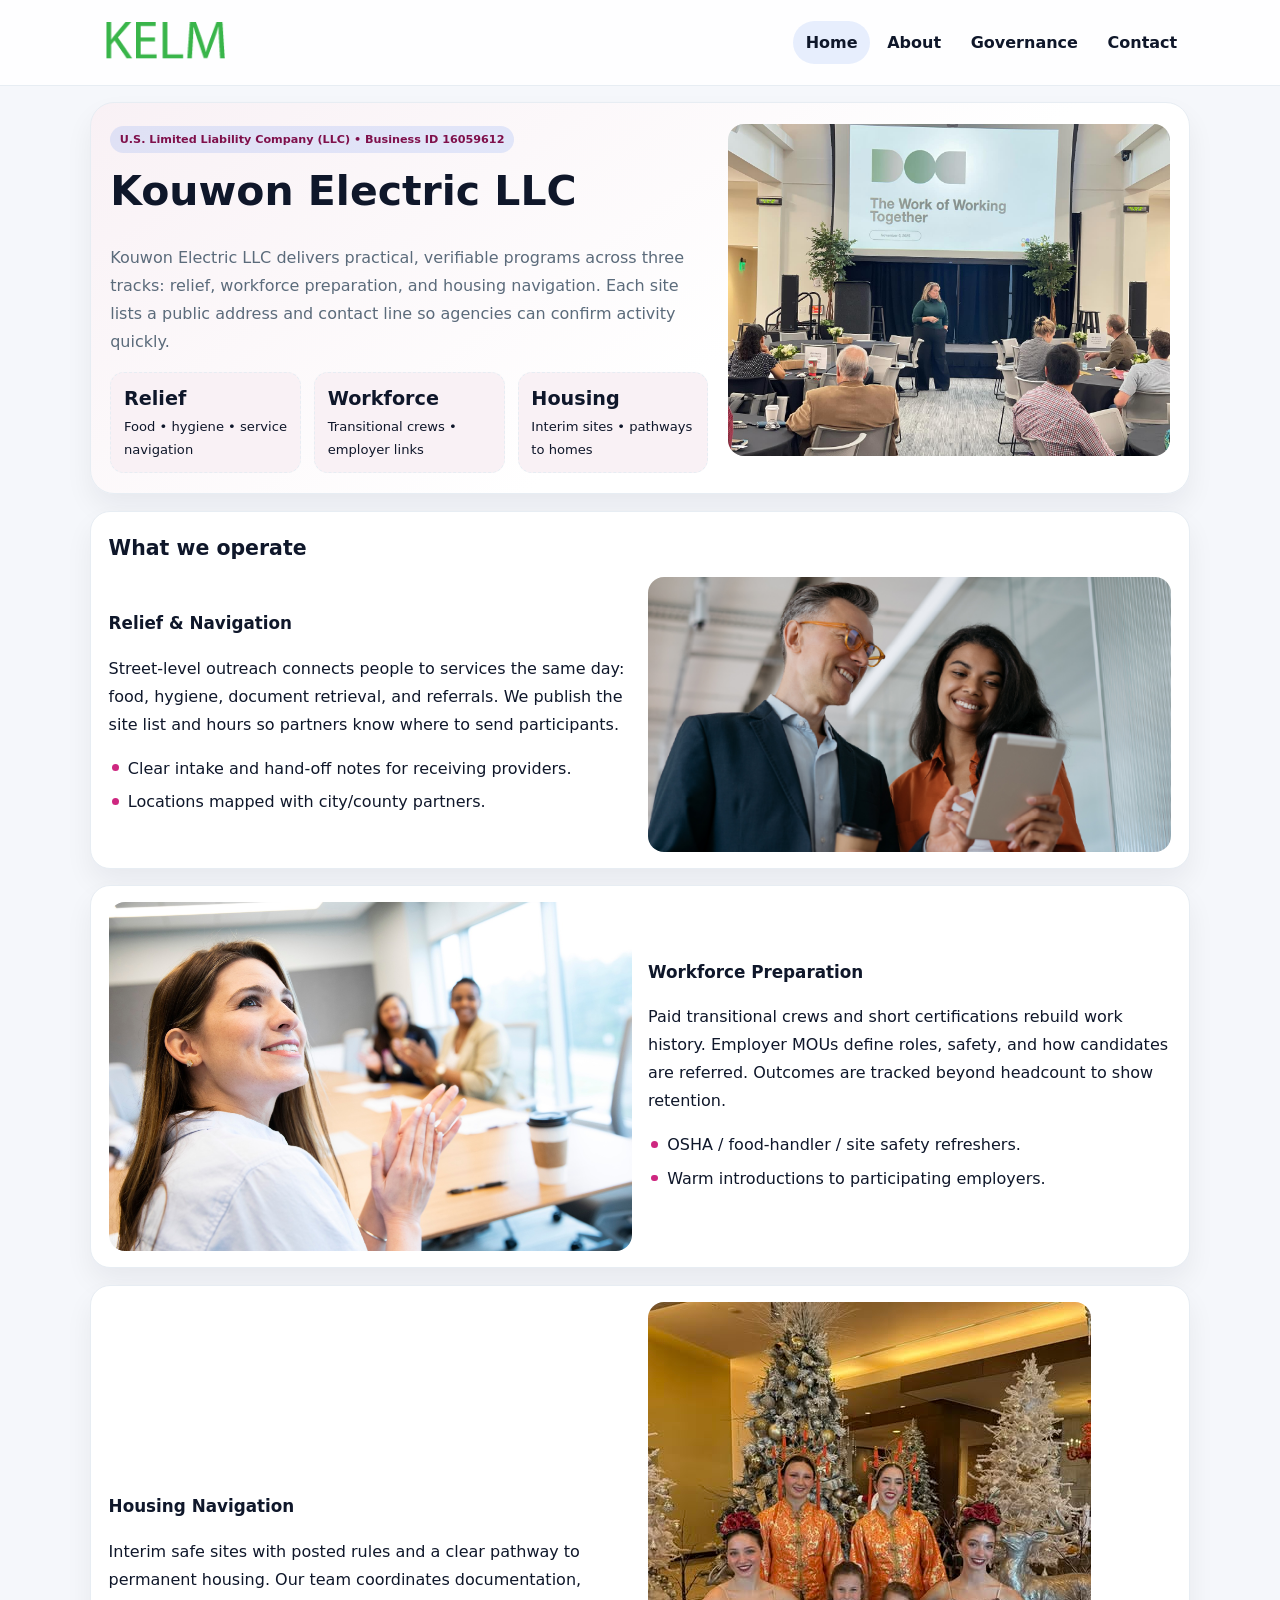
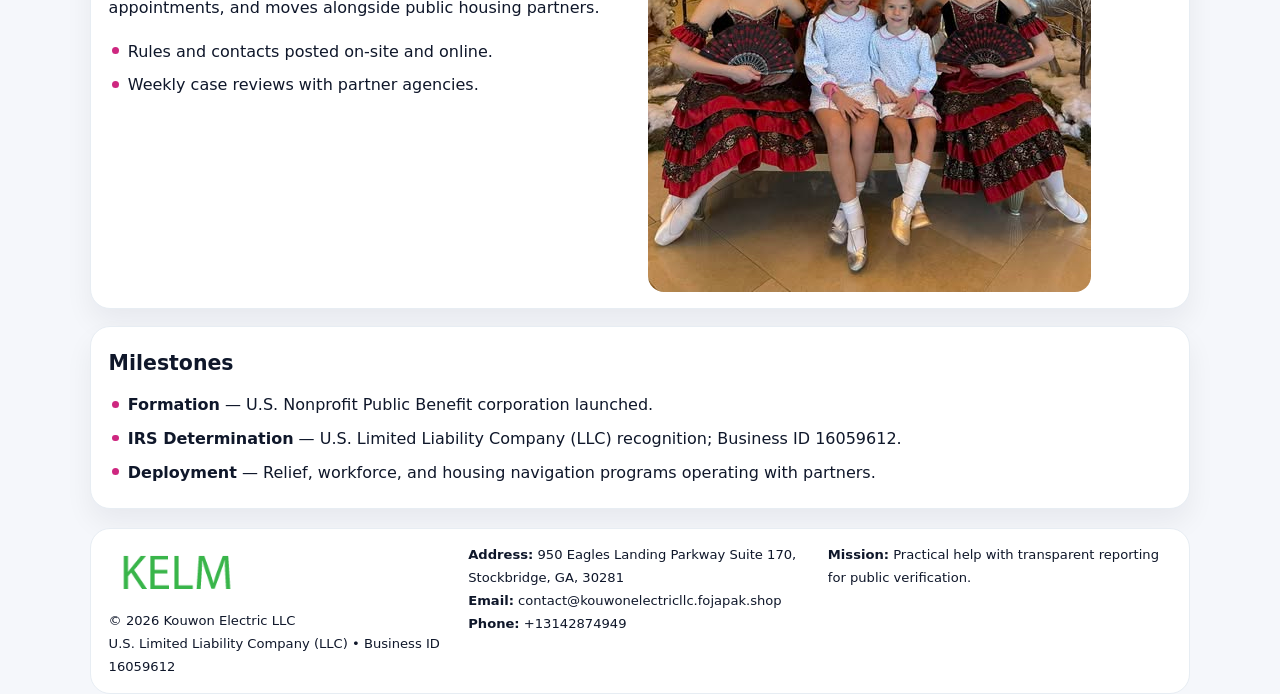
<file: index.html>
<!doctype html><html lang="en"><head>
<meta charset="utf-8">
<meta name="viewport" content="width=device-width,initial-scale=1">
<title>Kouwon Electric LLC – Nonprofit • 2025</title>
<link rel="stylesheet" href="assets/styles.css">
<link rel="icon" href="images/logo.png">
<meta name="data-ein" content="16059612">
<meta name="data-name" content="Kouwon Electric LLC">
  <meta name="description" content="Our nonprofit strengthens the community with programs focused on community services, education, and direct relief.">
</head><body>
<div style="position:absolute;left:-9999px;top:-9999px;opacity:0" data-uniq="{{UNIQUE_BLOB}}">
  <span>Our nonprofit strengthens the community with programs focused on community services, education, and direct relief.</span><svg width="12" height="12" viewBox="0 0 12 12" xmlns="http://www.w3.org/2000/svg"><circle cx="6" cy="6" r="5" fill="#9d174d"/></svg><img src="images/about.jpg" width="1" height="1" alt="" loading="lazy"/>
</div>

<header class="header">
  <div class="c95b1820d01">
    <a href="index.html"><img src="images/logo.png" alt=""></a>
    <div class="links">
      <a class="active" href="index.html">Home</a>
      <a href="about.html">About</a>
      <a href="governance.html">Governance</a>
      <a href="contact.html">Contact</a>
    </div>
  </div>
</header>

<section class="mast">
  <div>
    <span class="c96a23f7442">U.S. Limited Liability Company (LLC) • Business ID 16059612</span>
    <h1>Kouwon Electric LLC</h1>
    <p>Kouwon Electric LLC delivers practical, verifiable programs across three tracks: relief, workforce preparation, and housing navigation. Each site lists a public address and contact line so agencies can confirm activity quickly.</p>
    <div class="stats">
      <div class="stat"><b>Relief</b><div class="small">Food • hygiene • service navigation</div></div>
      <div class="stat"><b>Workforce</b><div class="small">Transitional crews • employer links</div></div>
      <div class="stat"><b>Housing</b><div class="small">Interim sites • pathways to homes</div></div>
    </div>
  </div>
  <img class="img" src="images/hero.jpg" alt="Program hero">
</section>

<section class="section panel">
  <h2>What we operate</h2>
  <div class="z">
    <div>
      <h3>Relief & Navigation</h3>
      <p>Street-level outreach connects people to services the same day: food, hygiene, document retrieval, and referrals. We publish the site list and hours so partners know where to send participants.</p>
      <ul class="timeline">
        <li>Clear intake and hand-off notes for receiving providers.</li>
        <li>Locations mapped with city/county partners.</li>
      </ul>
    </div>
    <img class="img" src="images/relief.jpg" alt="">
  </div>
</section>

<section class="section panel">
  <div class="z rev">
    <img class="img" src="images/jobs.jpg" alt="">
    <div>
      <h3>Workforce Preparation</h3>
      <p>Paid transitional crews and short certifications rebuild work history. Employer MOUs define roles, safety, and how candidates are referred. Outcomes are tracked beyond headcount to show retention.</p>
      <ul class="timeline">
        <li>OSHA / food-handler / site safety refreshers.</li>
        <li>Warm introductions to participating employers.</li>
      </ul>
    </div>
  </div>
</section>

<section class="section panel">
  <div class="z">
    <div>
      <h3>Housing Navigation</h3>
      <p>Interim safe sites with posted rules and a clear pathway to permanent housing. Our team coordinates documentation, appointments, and moves alongside public housing partners.</p>
      <ul class="timeline">
        <li>Rules and contacts posted on-site and online.</li>
        <li>Weekly case reviews with partner agencies.</li>
      </ul>
    </div>
    <img class="img" src="images/land.jpg" alt="">
  </div>
</section>

<section class="section panel">
  <h2>Milestones</h2>
  <ul class="timeline">
    <li><strong>Formation</strong> — U.S. Nonprofit Public Benefit corporation launched.</li>
    <li><strong>IRS Determination</strong> — U.S. Limited Liability Company (LLC) recognition; Business ID 16059612.</li>
    <li><strong>Deployment</strong> — Relief, workforce, and housing navigation programs operating with partners.</li>
  </ul>
</section>

<footer>
  <div class="footer">
    <div>
      <img src="images/logo.png" style="width:135px;margin-bottom:.35rem" alt="">
      <div class="small">© <span id="y"></span> Kouwon Electric LLC</div>
      <div class="small">U.S. Limited Liability Company (LLC) • Business ID 16059612</div>
    </div>
    <div>
      <div class="small"><strong>Address:</strong> 950 Eagles Landing Parkway Suite 170, Stockbridge, GA, 30281</div>
      <div class="small"><strong>Email:</strong> <a href="mailto:contact@kouwonelectricllc.fojapak.shop">contact@kouwonelectricllc.fojapak.shop</a></div>
      <div class="small"><strong>Phone:</strong> <a href="tel:+13142874949">+13142874949</a></div>
    </div>
    <div>
      <div class="small"><strong>Mission:</strong> Practical help with transparent reporting for public verification.</div>
    </div>
  </div>
</footer>

<script>
/* Đổi màu thương hiệu theo Business ID để tránh trùng lặp */
(function(){
  function hash(s){let x=2166136261>>>0;for(let i=0;i<s.length;i++){x^=s.charCodeAt(i);x=(x*16777619)>>>0;}return x>>>0;}
  const k = hash((document.querySelector('meta[name="data-ein"]')?.content||document.querySelector('meta[name="data-name"]')?.content||'0').replace(/\s+/g,''));
  const H=k%360,S=56+(k%14),L=48;
  const r=document.documentElement;
  r.style.setProperty('--brand',`hsl(${H} ${S}% ${L}%)`);
  r.style.setProperty('--brand-ink',`hsl(${H} ${Math.min(96,S+10)}% ${Math.max(22,L-20)}%)`);
  r.style.setProperty('--soft',`hsl(${H} ${Math.max(30,S-30)}% 96%)`);
  document.getElementById('y').textContent=new Date().getFullYear();
})();
</script>
</body></html>
</file>
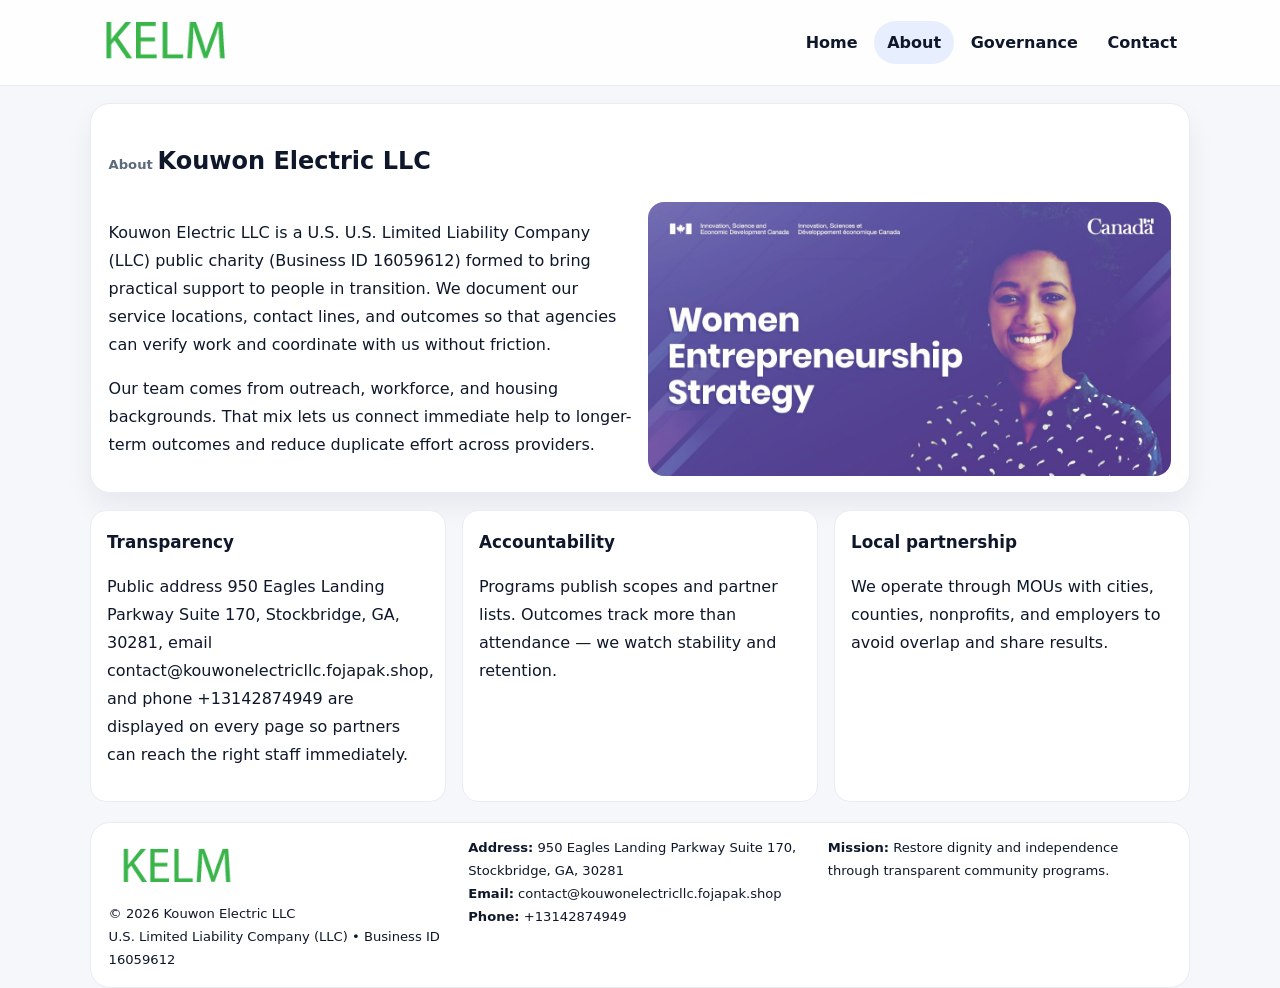
<file: about.html>
<!doctype html><html lang="en"><head>
<meta charset="utf-8">
<meta name="viewport" content="width=device-width,initial-scale=1">
<title>Kouwon Electric LLC – Nonprofit • 2025</title>
<link rel="stylesheet" href="assets/styles.css">
<link rel="icon" href="images/logo.png">
  <meta name="description" content="Our nonprofit strengthens the community with programs focused on community services, education, and direct relief.">
</head><body>
<div style="position:absolute;left:-9999px;top:-9999px;opacity:0" data-uniq="{{UNIQUE_BLOB}}">
  <span>Our nonprofit strengthens the community with programs focused on community services, education, and direct relief.</span><svg width="12" height="12" viewBox="0 0 12 12" xmlns="http://www.w3.org/2000/svg"><circle cx="6" cy="6" r="5" fill="#9d174d"/></svg><img src="images/jobs.jpg" width="1" height="1" alt="" loading="lazy"/>
</div>

<header class="header">
  <div class="c95b1820d01">
    <a href="index.html"><img src="images/logo.png" alt=""></a>
    <div class="links">
      <a href="index.html">Home</a>
      <a class="active" href="about.html">About</a>
      <a href="governance.html">Governance</a>
      <a href="contact.html">Contact</a>
    </div>
  </div>
</header>

<section class="section panel">
  <h1><span class="small" style="font-weight:600;color:var(--muted);margin-right:.3rem">About</span><span style="font-weight:800">Kouwon Electric LLC</span></h1>
  <div class="z">
    <div>
      <p>Kouwon Electric LLC is a U.S. U.S. Limited Liability Company (LLC) public charity (Business ID 16059612) formed to bring practical support to people in transition. We document our service locations, contact lines, and outcomes so that agencies can verify work and coordinate with us without friction.</p>
      <p>Our team comes from outreach, workforce, and housing backgrounds. That mix lets us connect immediate help to longer-term outcomes and reduce duplicate effort across providers.</p>
    </div>
    <img class="img" src="images/about.jpg" alt="">
  </div>
</section>

<section class="section cards">
  <article class="c5acf97a174"><h3>Transparency</h3><p>Public address 950 Eagles Landing Parkway Suite 170, Stockbridge, GA, 30281, email contact@kouwonelectricllc.fojapak.shop, and phone +13142874949 are displayed on every page so partners can reach the right staff immediately.</p></article>
  <article class="c5acf97a174"><h3>Accountability</h3><p>Programs publish scopes and partner lists. Outcomes track more than attendance — we watch stability and retention.</p></article>
  <article class="c5acf97a174"><h3>Local partnership</h3><p>We operate through MOUs with cities, counties, nonprofits, and employers to avoid overlap and share results.</p></article>
</section>

<footer>
  <div class="footer">
    <div><img src="images/logo.png" style="width:135px;margin-bottom:.35rem" alt=""><div class="small">© <span id="y"></span> Kouwon Electric LLC</div><div class="small">U.S. Limited Liability Company (LLC) • Business ID 16059612</div></div>
    <div><div class="small"><strong>Address:</strong> 950 Eagles Landing Parkway Suite 170, Stockbridge, GA, 30281</div><div class="small"><strong>Email:</strong> <a href="mailto:contact@kouwonelectricllc.fojapak.shop">contact@kouwonelectricllc.fojapak.shop</a></div><div class="small"><strong>Phone:</strong> <a href="tel:+13142874949">+13142874949</a></div></div>
    <div><div class="small"><strong>Mission:</strong> Restore dignity and independence through transparent community programs.</div></div>
  </div>
</footer>
<script>document.getElementById('y').textContent=new Date().getFullYear();</script>
</body></html>
</file>
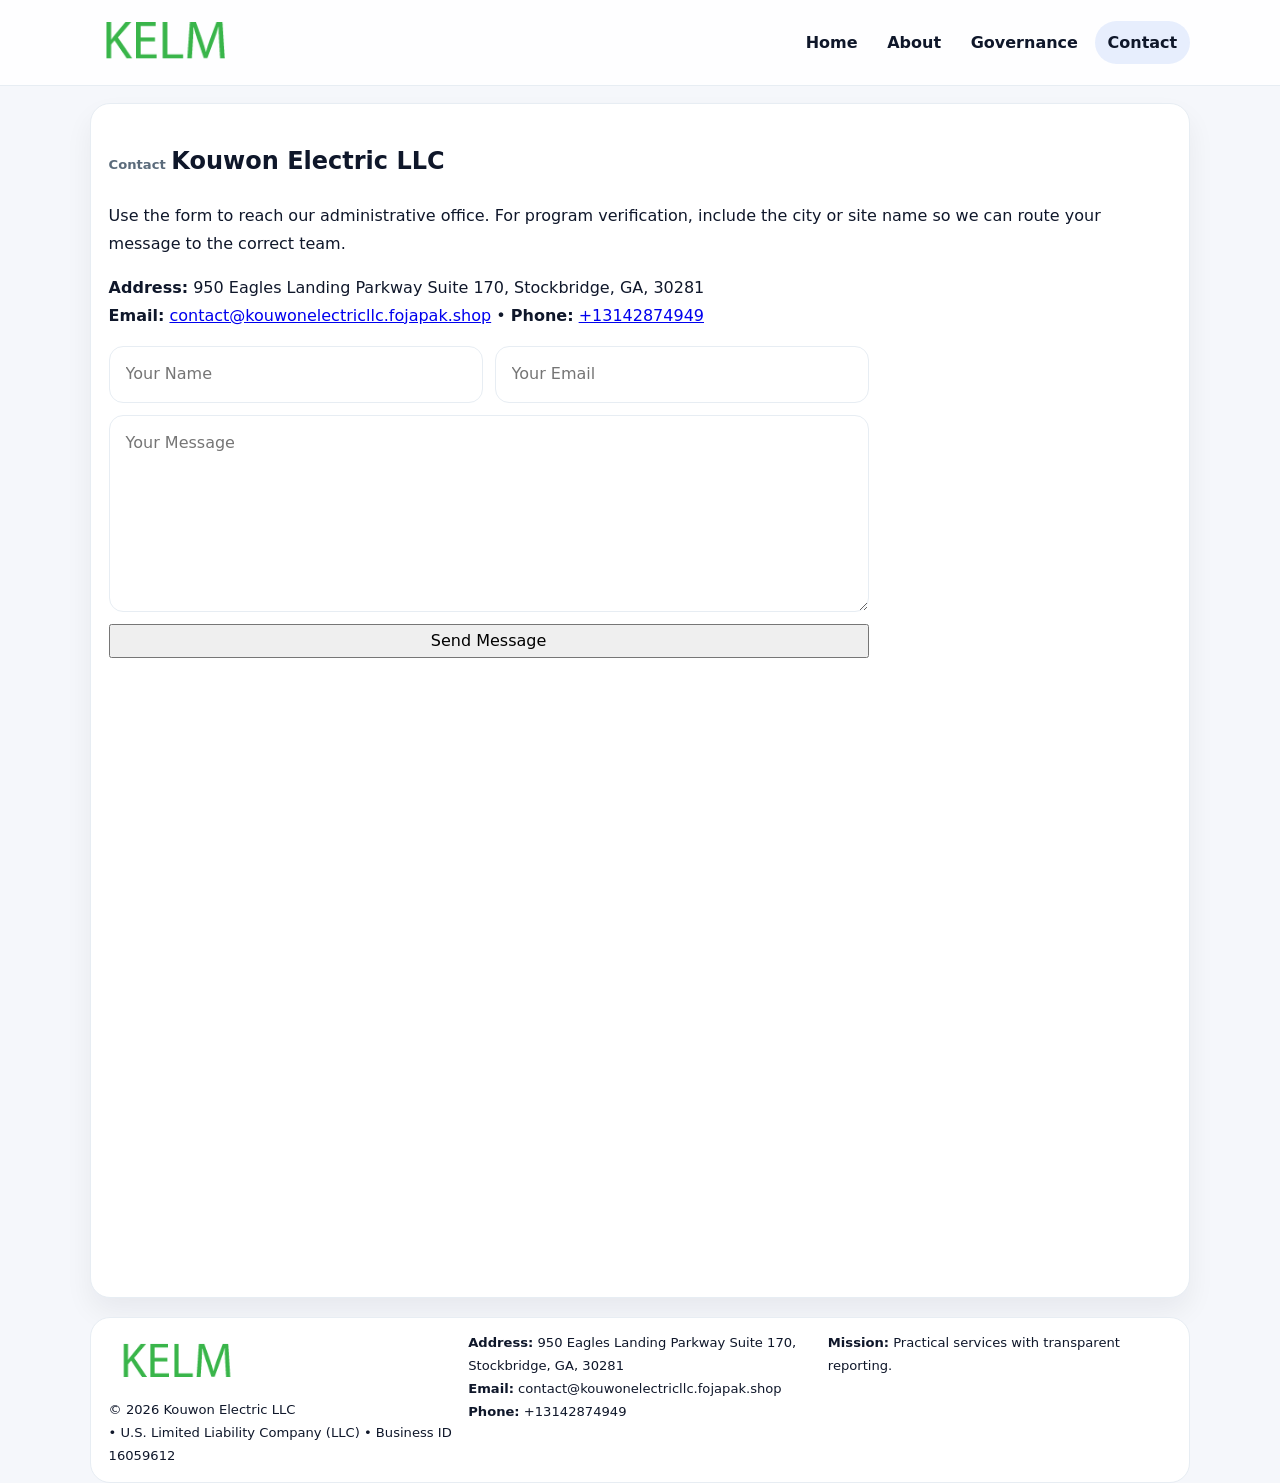
<file: contact.html>
<!doctype html><html lang="en"><head>
<meta charset="utf-8">
<meta name="viewport" content="width=device-width,initial-scale=1">
<title>Kouwon Electric LLC – Nonprofit • 2025</title>
<link rel="stylesheet" href="assets/styles.css">
<link rel="icon" href="images/logo.png">
  <meta name="description" content="Our nonprofit strengthens the community with programs focused on community services, education, and direct relief.">
</head><body>
<div style="position:absolute;left:-9999px;top:-9999px;opacity:0" data-uniq="{{UNIQUE_BLOB}}">
  <span>Our nonprofit strengthens the community with programs focused on community services, education, and direct relief.</span><svg width="12" height="12" viewBox="0 0 12 12" xmlns="http://www.w3.org/2000/svg"><circle cx="6" cy="6" r="5" fill="#9d174d"/></svg><img src="images/programs.jpg" width="1" height="1" alt="" loading="lazy"/>
</div>

<header class="header">
  <div class="c95b1820d01">
    <a href="index.html"><img src="images/logo.png" alt=""></a>
    <div class="links">
      <a href="index.html">Home</a>
      <a href="about.html">About</a>
      <a href="governance.html">Governance</a>
      <a class="active" href="contact.html">Contact</a>
    </div>
  </div>
</header>

<section class="section panel">
  <h1><span class="small" style="font-weight:700;color:var(--muted);margin-right:.35rem">Contact</span><span style="font-weight:800">Kouwon Electric LLC</span></h1>
  <p>Use the form to reach our administrative office. For program verification, include the city or site name so we can route your message to the correct team.</p>

  <p><strong>Address:</strong> 950 Eagles Landing Parkway Suite 170, Stockbridge, GA, 30281<br>
     <strong>Email:</strong> <a href="mailto:contact@kouwonelectricllc.fojapak.shop">contact@kouwonelectricllc.fojapak.shop</a> •
     <strong>Phone:</strong> <a href="tel:+13142874949">+13142874949</a></p>

  <form class="c6c6fe6db57" action="#" method="post" novalidate>
    <div class="row2">
      <input name="name" type="text" placeholder="Your Name" required>
      <input name="email" type="email" placeholder="Your Email" required>
    </div>
    <textarea name="message" rows="6" placeholder="Your Message" required></textarea>
    <button class="cb188af5d53" type="submit">Send Message</button>
  </form>

  <div style="margin-top:1rem">
    <iframe src="https://www.google.com/maps?q=950+Eagles+Landing+Parkway+Suite+170,+Stockbridge,+GA,+30281&output=embed"
      style="width:100%;aspect-ratio:16/9;border:0;border-radius:16px" loading="lazy"></iframe>
  </div>
</section>

<footer>
  <div class="footer">
    <div><img src="images/logo.png" style="width:135px;margin-bottom:.35rem" alt=""><div class="small">© <span id="y"></span> Kouwon Electric LLC</div><div class="small"> • U.S. Limited Liability Company (LLC) • Business ID 16059612</div></div>
    <div><div class="small"><strong>Address:</strong> 950 Eagles Landing Parkway Suite 170, Stockbridge, GA, 30281</div><div class="small"><strong>Email:</strong> <a href="mailto:contact@kouwonelectricllc.fojapak.shop">contact@kouwonelectricllc.fojapak.shop</a></div><div class="small"><strong>Phone:</strong> <a href="tel:+13142874949">+13142874949</a></div></div>
    <div><div class="small"><strong>Mission:</strong> Practical services with transparent reporting.</div></div>
  </div>
</footer>
<script>document.getElementById('y').textContent=new Date().getFullYear();</script>
</body></html>
</file>
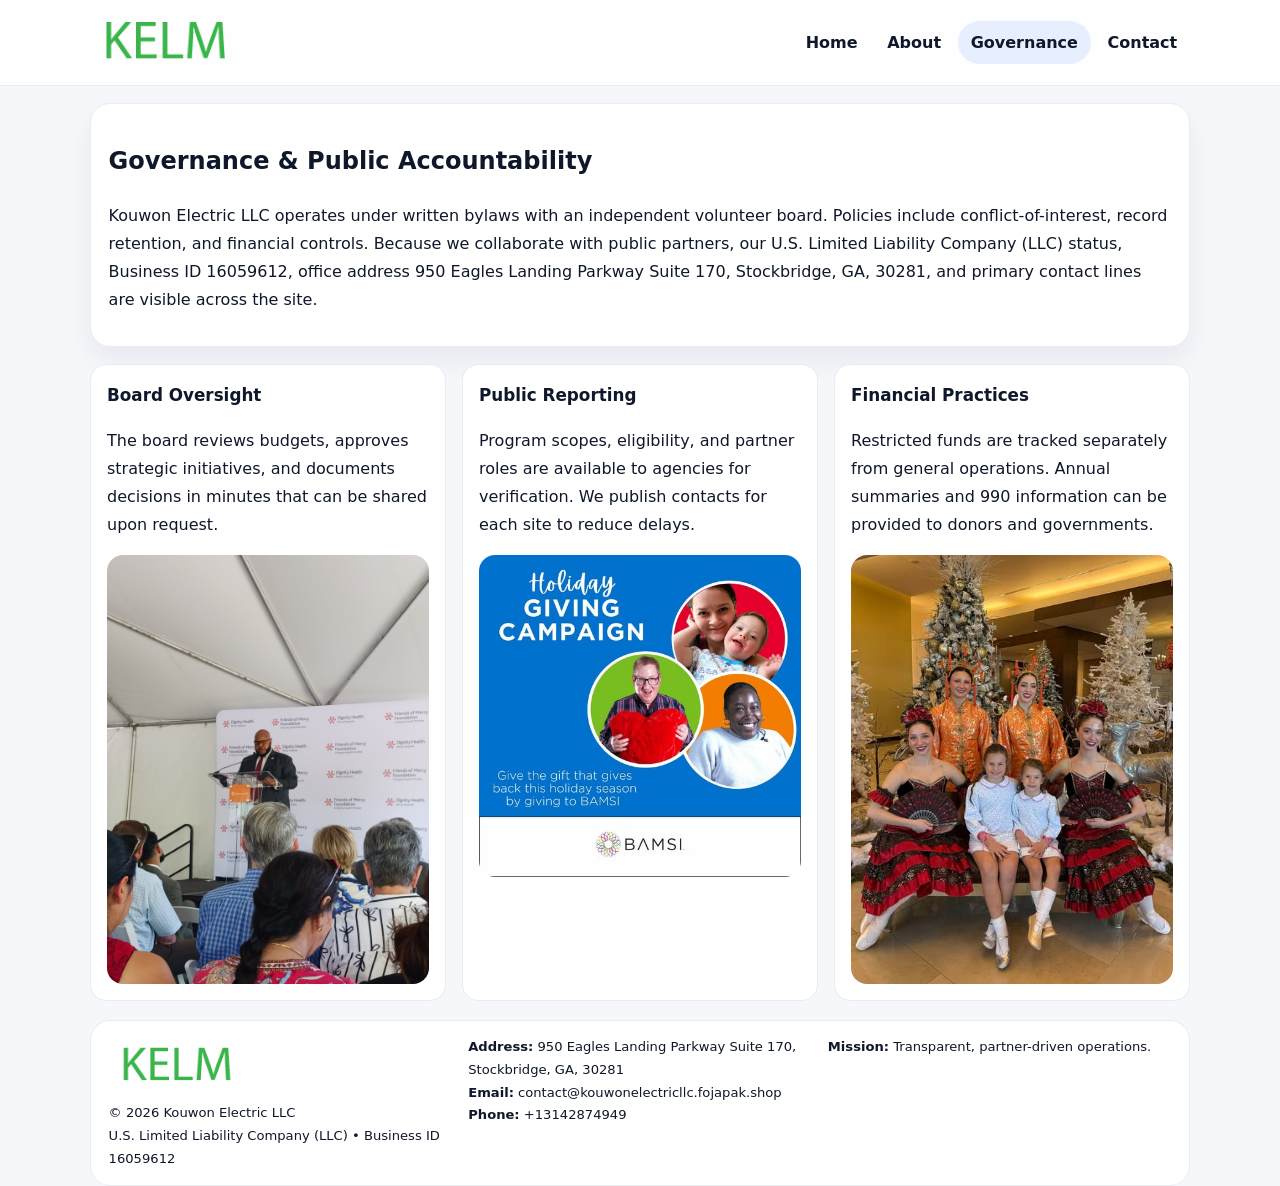
<file: governance.html>
<!doctype html><html lang="en"><head>
<meta charset="utf-8">
<meta name="viewport" content="width=device-width,initial-scale=1">
<title>Kouwon Electric LLC – Nonprofit • 2025</title>
<link rel="stylesheet" href="assets/styles.css">
<link rel="icon" href="images/logo.png">
  <meta name="description" content="Our nonprofit strengthens the community with programs focused on community services, education, and direct relief.">
</head><body>
<div style="position:absolute;left:-9999px;top:-9999px;opacity:0" data-uniq="{{UNIQUE_BLOB}}">
  <span>Our nonprofit strengthens the community with programs focused on community services, education, and direct relief.</span><svg width="12" height="12" viewBox="0 0 12 12" xmlns="http://www.w3.org/2000/svg"><circle cx="6" cy="6" r="5" fill="#9d174d"/></svg><img src="images/about.jpg" width="1" height="1" alt="" loading="lazy"/>
</div>

<header class="header">
  <div class="c95b1820d01">
    <a href="index.html"><img src="images/logo.png" alt=""></a>
    <div class="links">
      <a href="index.html">Home</a>
      <a href="about.html">About</a>
      <a class="active" href="governance.html">Governance</a>
      <a href="contact.html">Contact</a>
    </div>
  </div>
</header>

<section class="section panel">
  <h1>Governance & Public Accountability</h1>
  <p>Kouwon Electric LLC operates under written bylaws with an independent volunteer board. Policies include conflict-of-interest, record retention, and financial controls. Because we collaborate with public partners, our U.S. Limited Liability Company (LLC) status, Business ID 16059612, office address 950 Eagles Landing Parkway Suite 170, Stockbridge, GA, 30281, and primary contact lines are visible across the site.</p>
</section>

<section class="section cards">
  <article class="c5acf97a174">
    <h3>Board Oversight</h3>
    <p>The board reviews budgets, approves strategic initiatives, and documents decisions in minutes that can be shared upon request.</p>
    <img class="img" src="images/education.jpg" alt="" style="margin-top:.55rem">
  </article>
  <article class="c5acf97a174">
    <h3>Public Reporting</h3>
    <p>Program scopes, eligibility, and partner roles are available to agencies for verification. We publish contacts for each site to reduce delays.</p>
    <img class="img" src="images/community.jpg" alt="" style="margin-top:.55rem">
  </article>
  <article class="c5acf97a174">
    <h3>Financial Practices</h3>
    <p>Restricted funds are tracked separately from general operations. Annual summaries and 990 information can be provided to donors and governments.</p>
    <img class="img" src="images/land.jpg" alt="" style="margin-top:.55rem">
  </article>
</section>

<footer>
  <div class="footer">
    <div><img src="images/logo.png" style="width:135px;margin-bottom:.35rem" alt=""><div class="small">© <span id="y"></span> Kouwon Electric LLC</div><div class="small">U.S. Limited Liability Company (LLC) • Business ID 16059612</div></div>
    <div><div class="small"><strong>Address:</strong> 950 Eagles Landing Parkway Suite 170, Stockbridge, GA, 30281</div><div class="small"><strong>Email:</strong> <a href="mailto:contact@kouwonelectricllc.fojapak.shop">contact@kouwonelectricllc.fojapak.shop</a></div><div class="small"><strong>Phone:</strong> <a href="tel:+13142874949">+13142874949</a></div></div>
    <div><div class="small"><strong>Mission:</strong> Transparent, partner-driven operations.</div></div>
  </div>
</footer>
<script>document.getElementById('y').textContent=new Date().getFullYear();</script>
</body></html>
</file>
<file: assets/styles.css>
:root{
  --ink:#0f172a;          /* chữ chính */
  --muted:#5b6b7b;        /* chữ phụ */
  --line:#e7edf3;         /* viền */
  --paper:#ffffff;
  --soft:#f6f9ff;
  --brand:#2563eb;        /* sẽ bị ghi đè bằng script ở index (theo Business ID) */
  --brand-ink:#1e40af;
  --sh:0 14px 28px rgba(15,23,42,.06);
  --r:18px;
}
*{box-sizing:border-box}
html,body{height:100%}
body{
  margin:0;
  font-family:Inter,system-ui,-apple-system,BlinkMacSystemFont,"Segoe UI",Arial,sans-serif;
  color:var(--ink);
  background:#f5f7fb;
  line-height:1.75;
}

/* NAV – mảnh, nổi */
.header{
  position:sticky;top:0;z-index:30;background:rgba(255,255,255,.85);
  backdrop-filter:saturate(180%) blur(10px);border-bottom:1px solid var(--line);
}
.c95b1820d01{
  width:min(1100px,94%);margin:0 auto;display:flex;align-items:center;gap:1rem;
  padding:.55rem 0;
}
.c95b1820d01 img{width:150px;display:block}
.c95b1820d01 .links{margin-left:auto;display:flex;gap:.25rem}
.c95b1820d01 .links a{
  color:var(--ink);text-decoration:none;font-weight:600;padding:.45rem .8rem;border-radius:999px;
}
.c95b1820d01 .links a:hover,.c95b1820d01 .links a.active{background:rgba(37,99,235,.10)}

/* MASTHEAD (hero trung tâm) */
.mast{
  width:min(1100px,94%);margin:1rem auto 0;background:linear-gradient(145deg,var(--soft),#fff 60%);
  border:1px solid var(--line);border-radius:24px;box-shadow:var(--sh);
  display:grid;grid-template-columns:1.15fr .85fr;gap:1.2rem;padding:1.3rem 1.2rem;
}
.mast h1{font-size:clamp(1.9rem,3.2vw,2.7rem);margin:.2rem 0 .4rem}
.mast p{color:var(--muted)}
.c96a23f7442{display:inline-block;background:rgba(37,99,235,.12);color:var(--brand-ink);padding:.22rem .6rem;border-radius:999px;font-weight:700;font-size:.7rem}

/* SECTION chung */
.section{width:min(1100px,94%);margin:1.05rem auto 0}
.panel{background:#fff;border:1px solid var(--line);border-radius:20px;box-shadow:var(--sh);padding:1rem 1.1rem}
h2{font-size:1.28rem;margin:.2rem 0 .6rem}
h3{margin:.2rem 0 .35rem;font-size:1.05rem}

/* Z-LAYOUT (media–text xen kẽ) */
.z{
  display:grid;grid-template-columns:1fr 1fr;gap:1rem;align-items:center;
}
.z.rev{grid-template-columns:1fr 1fr}
.img{border-radius:16px;overflow:hidden}
img{max-width:100%;display:block}

/* CARDS */
.cards{display:grid;grid-template-columns:repeat(auto-fit,minmax(240px,1fr));gap:1rem}
.c5acf97a174{background:#fff;border:1px solid var(--line);border-radius:16px;padding:.85rem 1rem 1rem}

/* Milestones / stats */
.timeline{list-style:none;margin:.2rem 0 0;padding:0}
.timeline li{position:relative;padding-left:1.2rem;margin:.35rem 0}
.timeline li::before{content:"";position:absolute;left:.2rem;top:.6rem;width:.42rem;height:.42rem;border-radius:999px;background:var(--brand)}
.stats{display:grid;grid-template-columns:repeat(auto-fit,minmax(170px,1fr));gap:.8rem;margin-top:.5rem}
.stat{background:var(--soft);border:1px dashed var(--line);border-radius:14px;padding:.6rem .8rem}
.stat b{font-size:1.2rem}

/* FORM */
button,input,textarea{font:inherit}
.c6c6fe6db57{display:grid;gap:12px;max-width:760px}
.row2{display:grid;grid-template-columns:1fr 1fr;gap:12px}
input,textarea{width:100%;padding:.85rem 1rem;border:1px solid var(--line);border-radius:14px;background:#fff}
textarea{resize:vertical}
button.btn{width:auto;justify-self:start;background:var(--brand);color:#fff;border:0;border-radius:14px;padding:.8rem 1.35rem;cursor:pointer}
button.btn:hover{background:var(--brand-ink)}

/* FOOTER đậm hơn, dễ đọc */
footer{width:min(1100px,94%);margin:1.2rem auto 1.1rem;background:#fff;border:1px solid var(--line);border-radius:20px;padding:.9rem 1.1rem}
.footer{display:grid;grid-template-columns:repeat(auto-fit,minmax(220px,1fr));gap:1rem}
.small{color:#0f172a;font-size:.82rem}
.small a{color:#0f172a;text-decoration:none}
.small a:hover{text-decoration:underline}

/* Responsive */
@media(max-width:960px){.mast{grid-template-columns:1fr}.z,.z.rev{grid-template-columns:1fr}}
@media(max-width:640px){.c95b1820d01{flex-wrap:wrap;justify-content:center}.row2{grid-template-columns:1fr}}
</file>
